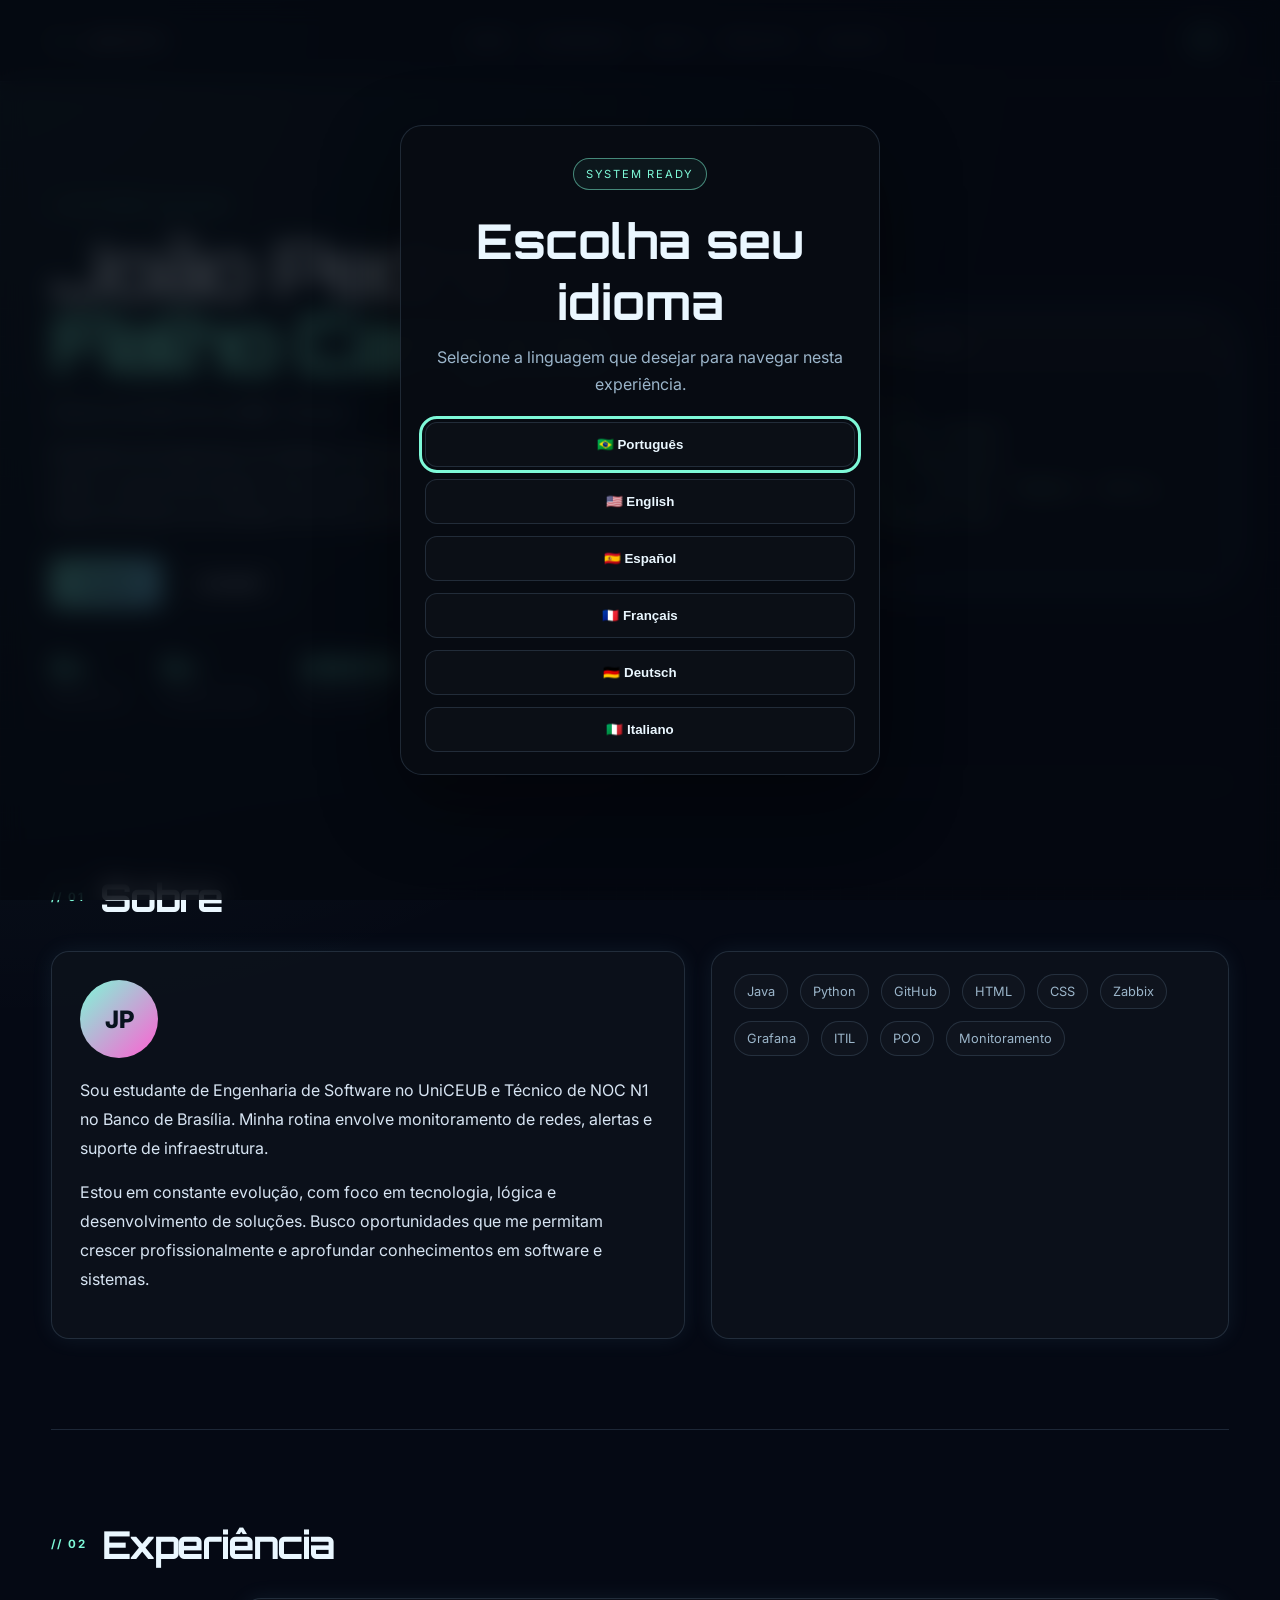
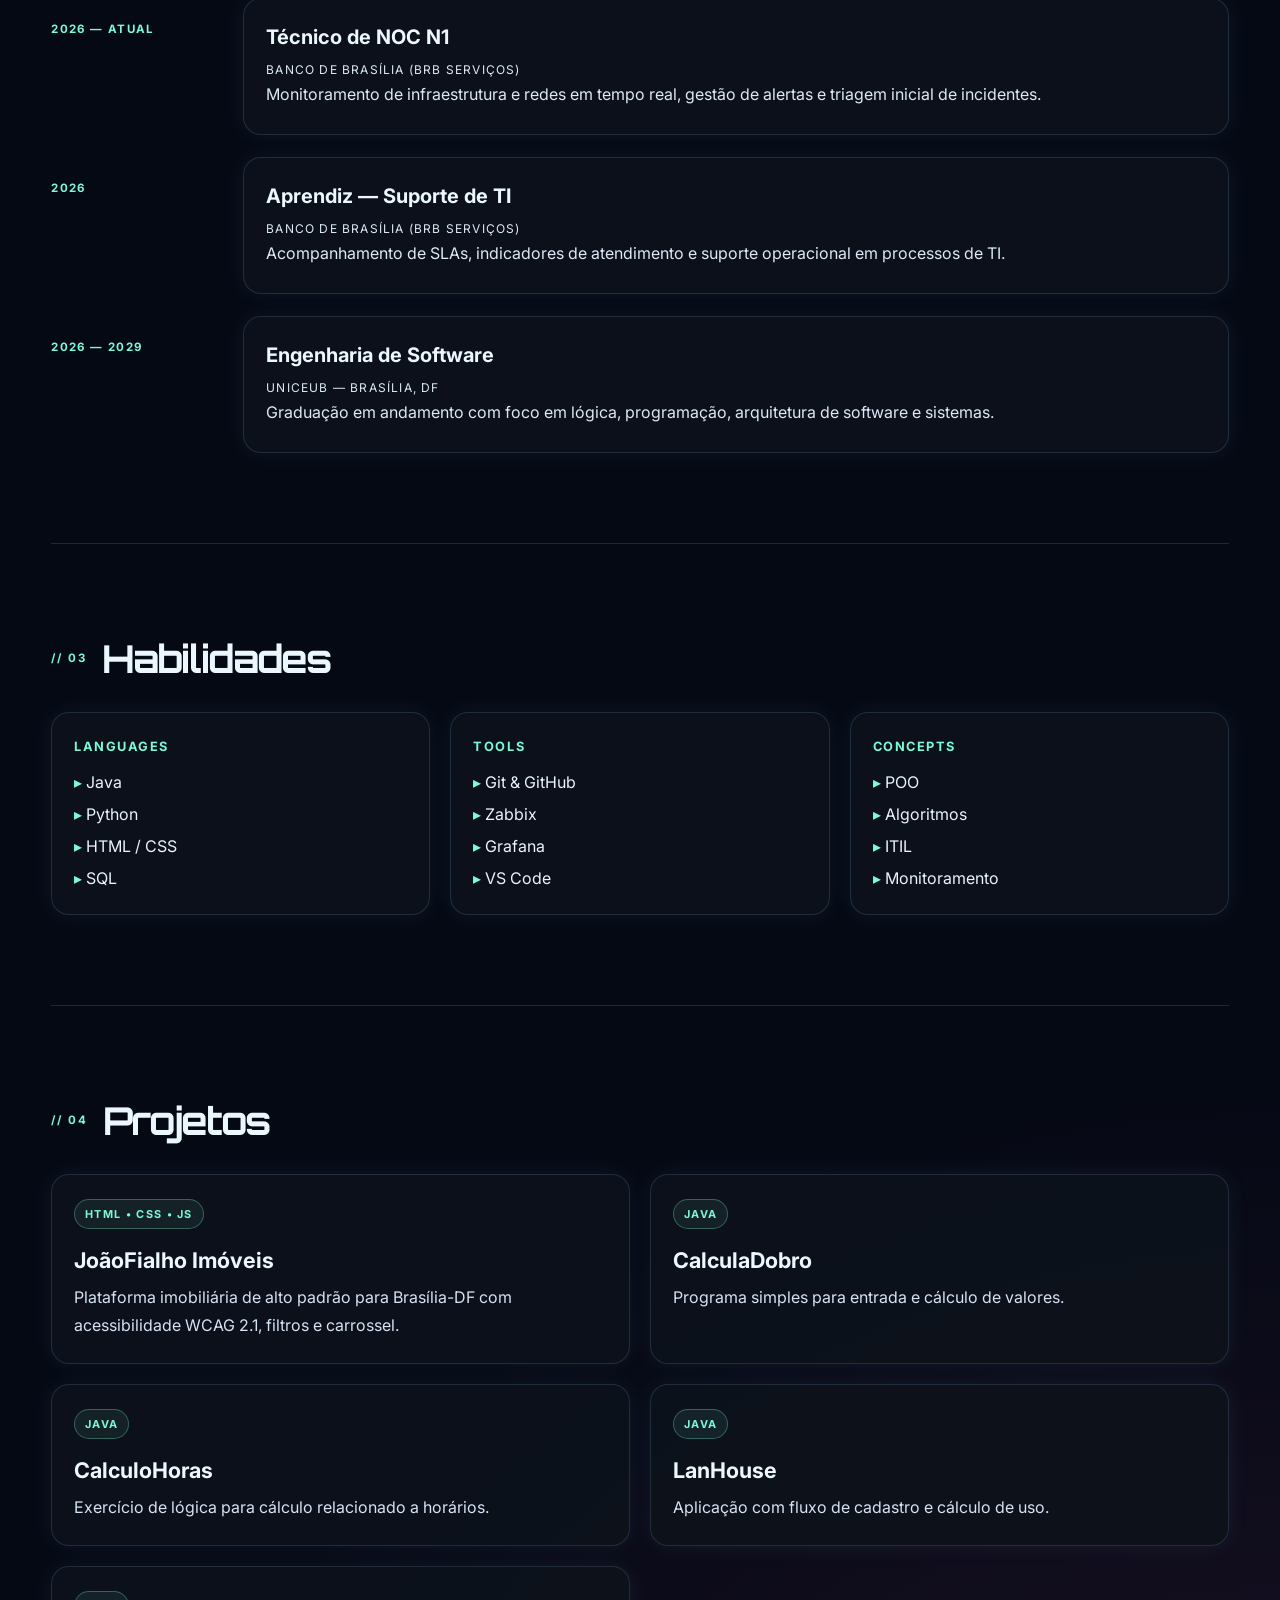
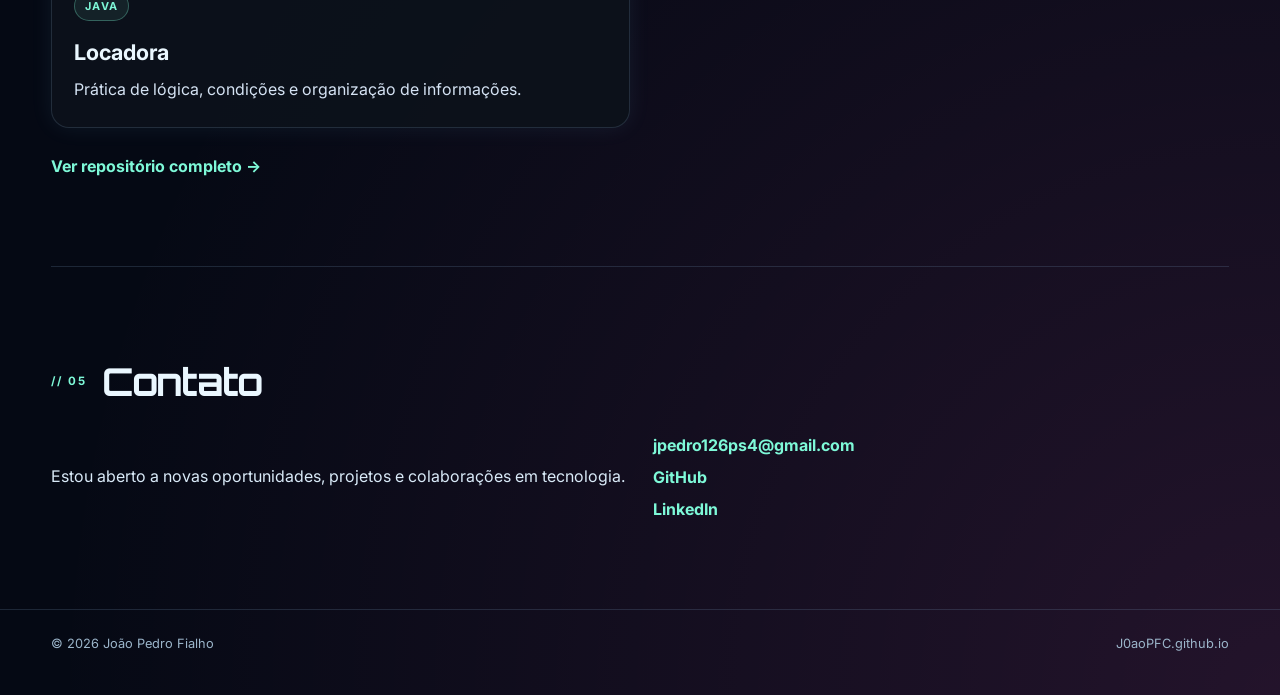
<file: index.html>
<!DOCTYPE html>
<html lang="pt-BR">
<head>
  <meta charset="UTF-8" />
  <meta name="viewport" content="width=device-width, initial-scale=1.0" />
  <title>João Pedro Fialho | Cyber Portfolio</title>
  <link rel="preconnect" href="https://fonts.googleapis.com">
  <link rel="preconnect" href="https://fonts.gstatic.com" crossorigin>
  <link href="https://fonts.googleapis.com/css2?family=Orbitron:wght@500;700;800&family=Inter:wght@400;500;600;700;800&display=swap" rel="stylesheet">
  <link rel="stylesheet" href="styles.css" />
</head>
<body>
  <a href="#top" class="skip-link">Pular para o conteúdo principal</a>
  <div class="noise" aria-hidden="true"></div>
  <div class="grid" aria-hidden="true"></div>

  <div id="languageModal" class="language-modal" role="dialog" aria-modal="true" aria-labelledby="languageTitle">
    <div class="language-card">
      <div class="badge">SYSTEM READY</div>
      <h2 id="languageTitle">Escolha seu idioma</h2>
      <p id="languageSubtitle">Selecione a linguagem que desejar para navegar nesta experiência.</p>
      <div class="language-options">
        <button type="button" data-language="pt">🇧🇷 Português</button>
        <button type="button" data-language="en">🇺🇸 English</button>
        <button type="button" data-language="es">🇪🇸 Español</button>
        <button type="button" data-language="fr">🇫🇷 Français</button>
        <button type="button" data-language="de">🇩🇪 Deutsch</button>
        <button type="button" data-language="it">🇮🇹 Italiano</button>
      </div>
    </div>
  </div>

  <header class="site-header">
    <a class="logo-wrap" href="#top" aria-label="Início">
      <span class="logo-mark" aria-hidden="true">&lt;/&gt;</span><span class="logo-name">J0aoPFC</span>
    </a>
    <button type="button" id="mobileMenuBtn" class="mobile-menu-btn" aria-expanded="false" aria-controls="mainNav" aria-label="Abrir menu de navegação">☰</button>
    <nav id="mainNav" class="nav" aria-label="Navegação principal">
      <a href="#sobre">Sobre</a>
      <a href="#experiencia">Experiência</a>
      <a href="#habilidades">Skills</a>
      <a href="#projetos">Projetos</a>
      <a href="#contato">Contato</a>
    </nav>
    <button id="changeLanguage" class="lang-button" type="button" aria-label="Selecionar idioma do site (atual: Português)">PT</button>
  </header>

  <main id="top" class="container">
    <section class="hero">
      <div class="hero-copy">
        <span class="eyebrow">// Software Engineer</span>
        <h1>João Pedro<br><span>Fialho Campos</span></h1>
        <p class="subtitle">Técnico de NOC N1 no BRB · 19 anos</p>
        <p class="description">Estudante de Engenharia de Software com experiência prática em infraestrutura, redes e suporte tecnológico. Busco evoluir combinando estudo, prática e desenvolvimento de soluções com foco em tecnologia e inovação.</p>
        <div class="cta-row">
          <a href="#projetos" class="primary-btn">Projetos</a>
          <a href="https://linkedin.com/in/joaopedrofialho" target="_blank" rel="noopener noreferrer" aria-label="LinkedIn (abre em nova aba)" class="ghost-btn">LinkedIn</a>
        </div>
        <div class="stats">
          <div><strong>6+</strong><span>Projetos</span></div>
          <div><strong>6+</strong><span>Tecnologias</span></div>
          <div><strong>2029</strong><span>Graduação</span></div>
        </div>
      </div>
      <div class="console" aria-label="Resumo técnico">
        <div class="console-header"><span class="dot red" aria-hidden="true"></span><span class="dot yellow" aria-hidden="true"></span><span class="dot green" aria-hidden="true"></span><span class="console-title">portfolio_system</span></div>
        <div class="console-body">
          <div class="line"><span class="var">const</span> profile = {</div>
          <div class="line indent">name: <span class="string">"João Pedro Fialho"</span>,</div>
          <div class="line indent">role: <span class="string">"NOC N1 Technician"</span>,</div>
          <div class="line indent">stack: <span class="string">["Java", "Python", "Zabbix", "Git"]</span>,</div>
          <div class="line indent">location: <span class="string">"Brasília, DF"</span>,</div>
          <div class="line">};</div>
        </div>
      </div>
    </section>

    <section id="sobre" class="section">
      <div class="section-head"><span class="section-num">// 01</span><h2>Sobre</h2></div>
      <div class="about-grid">
        <div class="about-card"><div class="avatar" aria-hidden="true">JP</div><p>Sou estudante de Engenharia de Software no UniCEUB e Técnico de NOC N1 no Banco de Brasília. Minha rotina envolve monitoramento de redes, alertas e suporte de infraestrutura.</p><p>Estou em constante evolução, com foco em tecnologia, lógica e desenvolvimento de soluções. Busco oportunidades que me permitam crescer profissionalmente e aprofundar conhecimentos em software e sistemas.</p></div>
        <div class="pill-box"><span>Java</span><span>Python</span><span>GitHub</span><span>HTML</span><span>CSS</span><span>Zabbix</span><span>Grafana</span><span>ITIL</span><span>POO</span><span>Monitoramento</span></div>
      </div>
    </section>

    <section id="experiencia" class="section">
      <div class="section-head"><span class="section-num">// 02</span><h2>Experiência</h2></div>
      <div class="timeline">
        <article class="timeline-item"><div class="timeline-date">2026 — atual</div><div class="timeline-card"><h3>Técnico de NOC N1</h3><p class="company">Banco de Brasília (BRB Serviços)</p><p>Monitoramento de infraestrutura e redes em tempo real, gestão de alertas e triagem inicial de incidentes.</p></div></article>
        <article class="timeline-item"><div class="timeline-date">2026</div><div class="timeline-card"><h3>Aprendiz — Suporte de TI</h3><p class="company">Banco de Brasília (BRB Serviços)</p><p>Acompanhamento de SLAs, indicadores de atendimento e suporte operacional em processos de TI.</p></div></article>
        <article class="timeline-item"><div class="timeline-date">2026 — 2029</div><div class="timeline-card"><h3>Engenharia de Software</h3><p class="company">UniCEUB — Brasília, DF</p><p>Graduação em andamento com foco em lógica, programação, arquitetura de software e sistemas.</p></div></article>
      </div>
    </section>

    <section id="habilidades" class="section">
      <div class="section-head"><span class="section-num">// 03</span><h2>Habilidades</h2></div>
      <div class="skills-grid">
        <div class="skill-box"><h3>Languages</h3><ul><li>Java</li><li>Python</li><li>HTML / CSS</li><li>SQL</li></ul></div>
        <div class="skill-box"><h3>Tools</h3><ul><li>Git &amp; GitHub</li><li>Zabbix</li><li>Grafana</li><li>VS Code</li></ul></div>
        <div class="skill-box"><h3>Concepts</h3><ul><li>POO</li><li>Algoritmos</li><li>ITIL</li><li>Monitoramento</li></ul></div>
      </div>
    </section>

    <section id="projetos" class="section">
      <div class="section-head"><span class="section-num">// 04</span><h2>Projetos</h2></div>
      <div class="projects-grid">
        <a href="https://j0aopfc.github.io/casa-imoveis/" target="_blank" rel="noopener noreferrer" aria-label="Projeto JoãoFialho Incorporações e Imóveis (abre em nova aba)" class="project-card"><span class="project-tag">HTML • CSS • JS</span><h3>JoãoFialho Imóveis</h3><p>Plataforma imobiliária de alto padrão para Brasília-DF com acessibilidade WCAG 2.1, filtros e carrossel.</p></a>
        <a href="https://github.com/J0aoPFC/J0aoPFC.github.io/blob/main/CalculaDobro.java" target="_blank" rel="noopener noreferrer" aria-label="Projeto CalculaDobro (abre em nova aba)" class="project-card"><span class="project-tag">Java</span><h3>CalculaDobro</h3><p>Programa simples para entrada e cálculo de valores.</p></a>
        <a href="https://github.com/J0aoPFC/J0aoPFC.github.io/blob/main/CalculoHoras.java" target="_blank" rel="noopener noreferrer" aria-label="Projeto CalculoHoras (abre em nova aba)" class="project-card"><span class="project-tag">Java</span><h3>CalculoHoras</h3><p>Exercício de lógica para cálculo relacionado a horários.</p></a>
        <a href="https://github.com/J0aoPFC/J0aoPFC.github.io/blob/main/LanHouse.java" target="_blank" rel="noopener noreferrer" aria-label="Projeto LanHouse (abre em nova aba)" class="project-card"><span class="project-tag">Java</span><h3>LanHouse</h3><p>Aplicação com fluxo de cadastro e cálculo de uso.</p></a>
        <a href="https://github.com/J0aoPFC/J0aoPFC.github.io/blob/main/Locadora.java" target="_blank" rel="noopener noreferrer" aria-label="Projeto Locadora (abre em nova aba)" class="project-card"><span class="project-tag">Java</span><h3>Locadora</h3><p>Prática de lógica, condições e organização de informações.</p></a>
      </div>
      <div class="repo-link-wrap"><a href="https://github.com/J0aoPFC/J0aoPFC.github.io" target="_blank" rel="noopener noreferrer" aria-label="Ver repositório completo (abre em nova aba)" class="repo-link">Ver repositório completo →</a></div>
    </section>

    <section id="contato" class="section">
      <div class="section-head"><span class="section-num">// 05</span><h2>Contato</h2></div>
      <div class="contact-wrap"><p>Estou aberto a novas oportunidades, projetos e colaborações em tecnologia.</p><div class="contact-links"><a href="mailto:jpedro126ps4@gmail.com">jpedro126ps4@gmail.com</a><a href="https://github.com/J0aoPFC" target="_blank" rel="noopener noreferrer" aria-label="GitHub (abre em nova aba)">GitHub</a><a href="https://linkedin.com/in/joaopedrofialho" target="_blank" rel="noopener noreferrer" aria-label="LinkedIn (abre em nova aba)">LinkedIn</a></div></div>
    </section>
  </main>

  <footer class="site-footer"><span>© 2026 João Pedro Fialho</span><span>J0aoPFC.github.io</span></footer>
  <script src="script.js"></script>
</body>
</html>
</file>
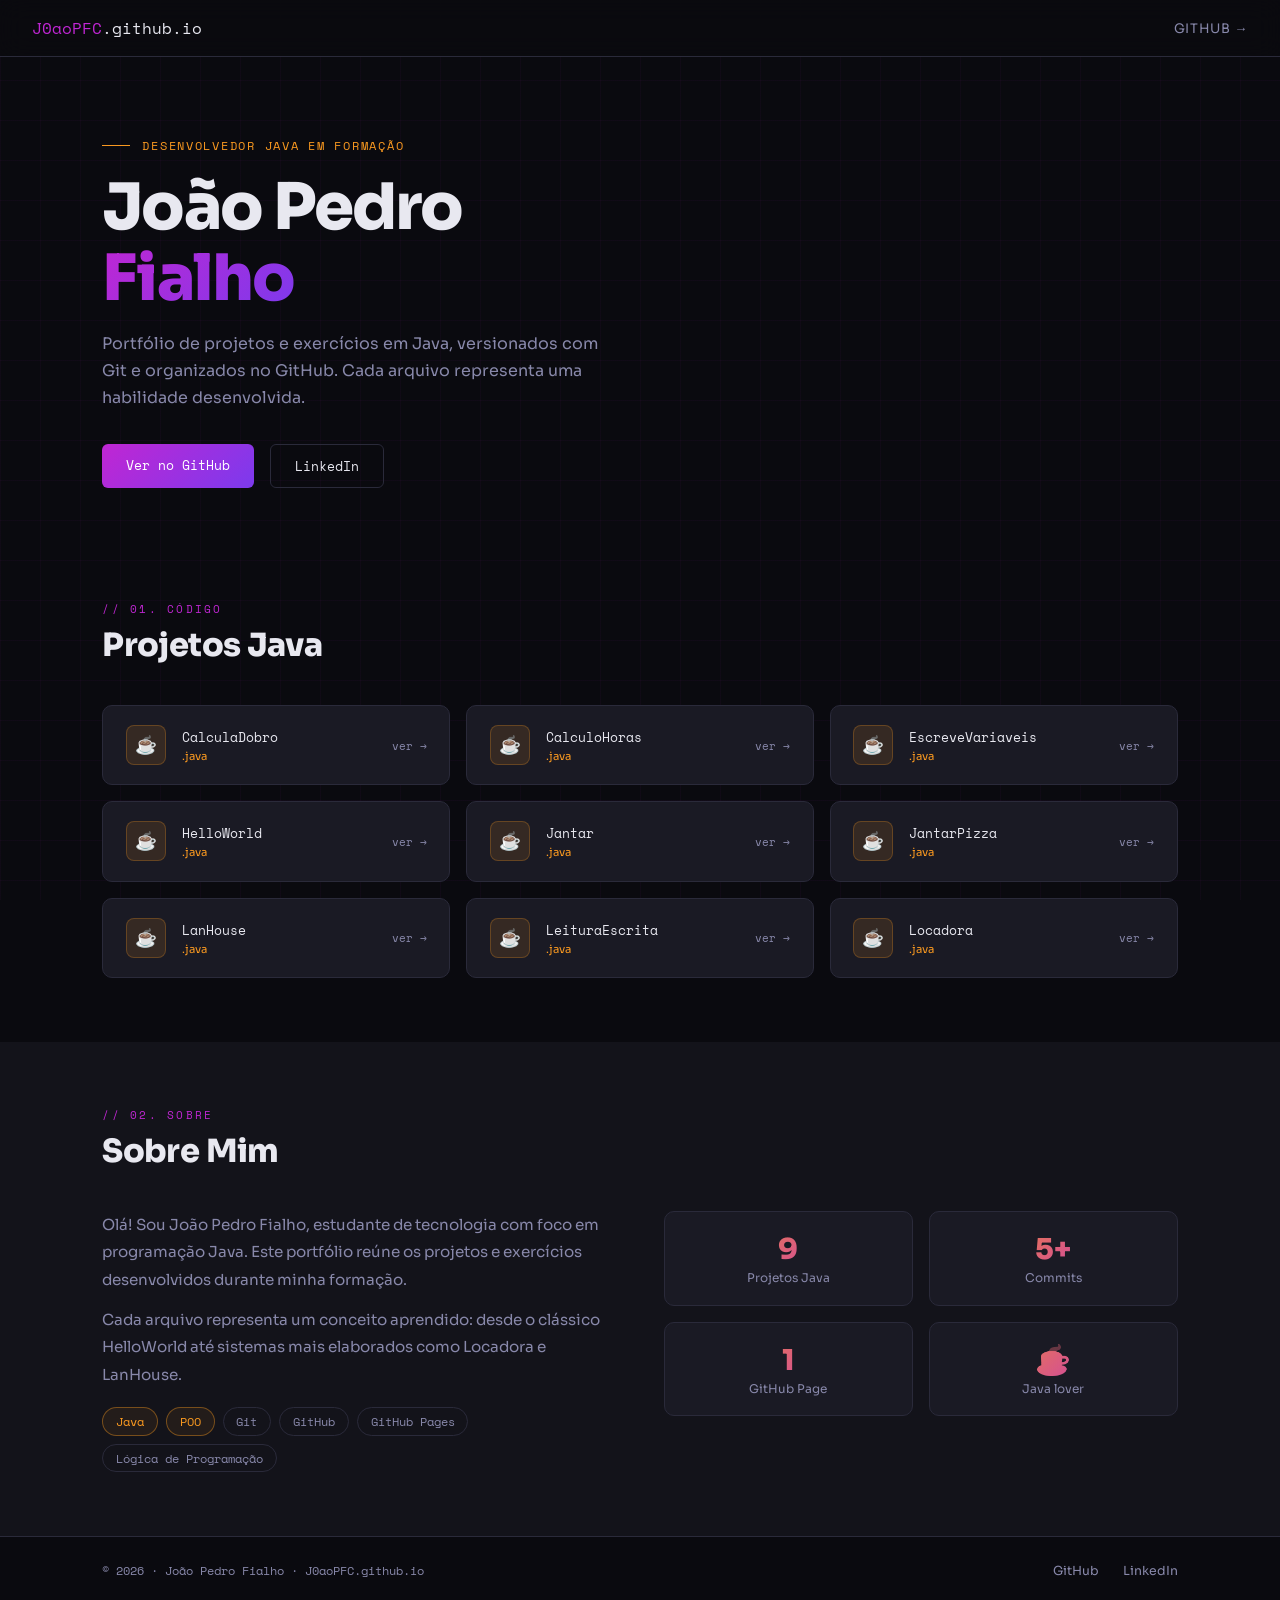
<file: index.html.html>
<!DOCTYPE html>
<html lang="pt-BR">
<head>
  <meta charset="UTF-8"/>
  <meta name="viewport" content="width=device-width, initial-scale=1.0"/>
  <title>João Pedro Fialho | Portfolio Java</title>
  <link href="https://fonts.googleapis.com/css2?family=Space+Mono:wght@400;700&family=Sora:wght@300;400;600;800&display=swap" rel="stylesheet"/>
  <style>
    :root {
      --bg: #0a0a0f; --surface: #13131a; --card: #1a1a24;
      --accent: #c026d3; --accent2: #7c3aed;
      --text: #e8e8f0; --muted: #8888aa; --border: #2a2a3a;
      --java: #f89820;
    }
    * { margin: 0; padding: 0; box-sizing: border-box; }
    body { background: var(--bg); color: var(--text); font-family: 'Sora', sans-serif; min-height: 100vh; overflow-x: hidden; }
    body::before {
      content: ''; position: fixed; inset: 0;
      background-image: linear-gradient(rgba(192,38,211,0.04) 1px, transparent 1px), linear-gradient(90deg, rgba(192,38,211,0.04) 1px, transparent 1px);
      background-size: 40px 40px; pointer-events: none; z-index: 0;
    }
    nav {
      position: sticky; top: 0; z-index: 100;
      background: rgba(10,10,15,0.9); backdrop-filter: blur(12px);
      border-bottom: 1px solid var(--border);
      padding: 1rem 2rem; display: flex; justify-content: space-between; align-items: center;
    }
    .logo { font-family: 'Space Mono', monospace; font-size: 1rem; color: var(--accent); }
    .logo span { color: var(--text); }
    nav a { color: var(--muted); text-decoration: none; font-size: 0.82rem; letter-spacing: 0.05em; text-transform: uppercase; transition: color .2s; }
    nav a:hover { color: var(--accent); }

    .hero {
      position: relative; z-index: 1;
      padding: 5rem 8vw 3rem;
      display: flex; flex-direction: column; align-items: flex-start;
    }
    .hero-tag {
      font-family: 'Space Mono', monospace; font-size: 0.72rem;
      color: var(--java); letter-spacing: 0.15em; text-transform: uppercase;
      margin-bottom: 1.2rem; display: flex; align-items: center; gap: 0.75rem;
    }
    .hero-tag::before { content: ''; width: 28px; height: 1px; background: var(--java); display: block; }
    h1 { font-size: clamp(2.2rem, 5vw, 4rem); font-weight: 800; line-height: 1.1; letter-spacing: -0.03em; margin-bottom: 1rem; }
    h1 .hl { background: linear-gradient(135deg, var(--accent), var(--accent2)); -webkit-background-clip: text; -webkit-text-fill-color: transparent; background-clip: text; }
    .hero p { color: var(--muted); font-size: 1rem; line-height: 1.7; max-width: 520px; margin-bottom: 2rem; }
    .btn-group { display: flex; gap: 1rem; flex-wrap: wrap; }
    .btn { padding: 0.7rem 1.5rem; border-radius: 6px; font-family: 'Space Mono', monospace; font-size: 0.82rem; text-decoration: none; transition: all .2s; }
    .btn-primary { background: linear-gradient(135deg, var(--accent), var(--accent2)); color: #fff; }
    .btn-primary:hover { opacity: 0.85; transform: translateY(-2px); }
    .btn-ghost { border: 1px solid var(--border); color: var(--text); }
    .btn-ghost:hover { border-color: var(--accent); color: var(--accent); }

    section { position: relative; z-index: 1; padding: 4rem 8vw; }
    .sec-label { font-family: 'Space Mono', monospace; font-size: 0.7rem; color: var(--accent); letter-spacing: 0.2em; text-transform: uppercase; margin-bottom: 0.5rem; }
    .sec-title { font-size: clamp(1.4rem, 3vw, 2rem); font-weight: 800; margin-bottom: 2.5rem; letter-spacing: -0.02em; }

    /* JAVA FILES GRID */
    .files-grid { display: grid; grid-template-columns: repeat(auto-fill, minmax(260px, 1fr)); gap: 1rem; }
    .file-card {
      background: var(--card); border: 1px solid var(--border);
      border-radius: 10px; padding: 1.2rem 1.4rem;
      display: flex; align-items: center; gap: 1rem;
      transition: all .2s; text-decoration: none; color: var(--text);
      position: relative; overflow: hidden;
    }
    .file-card::before {
      content: ''; position: absolute; left: 0; top: 0; bottom: 0;
      width: 3px; background: var(--java); opacity: 0; transition: opacity .2s;
    }
    .file-card:hover { border-color: var(--java); transform: translateY(-3px); }
    .file-card:hover::before { opacity: 1; }
    .file-icon {
      width: 40px; height: 40px; border-radius: 8px;
      background: rgba(248,152,32,0.12); border: 1px solid rgba(248,152,32,0.25);
      display: flex; align-items: center; justify-content: center;
      font-size: 1.1rem; flex-shrink: 0;
    }
    .file-name { font-family: 'Space Mono', monospace; font-size: 0.82rem; color: var(--text); }
    .file-ext { font-size: 0.7rem; color: var(--java); margin-top: 2px; }
    .file-link {
      margin-left: auto; font-size: 0.7rem; color: var(--muted);
      font-family: 'Space Mono', monospace;
    }
    .file-card:hover .file-link { color: var(--java); }

    /* ABOUT */
    .about-grid { display: grid; grid-template-columns: 1fr 1fr; gap: 3rem; align-items: start; }
    .about-text p { color: var(--muted); line-height: 1.8; margin-bottom: 0.8rem; font-size: 0.95rem; }
    .skills { display: flex; flex-wrap: wrap; gap: 0.5rem; margin-top: 1.2rem; }
    .skill { padding: 0.3rem 0.8rem; border: 1px solid var(--border); border-radius: 20px; font-size: 0.75rem; font-family: 'Space Mono', monospace; color: var(--muted); transition: all .2s; }
    .skill.java { border-color: rgba(248,152,32,0.4); color: var(--java); background: rgba(248,152,32,0.07); }
    .skill:hover { border-color: var(--accent); color: var(--accent); }
    .stats { display: grid; grid-template-columns: 1fr 1fr; gap: 1rem; }
    .stat { background: var(--card); border: 1px solid var(--border); border-radius: 10px; padding: 1.2rem; text-align: center; }
    .stat-n { font-size: 1.8rem; font-weight: 800; background: linear-gradient(135deg, var(--java), var(--accent)); -webkit-background-clip: text; -webkit-text-fill-color: transparent; background-clip: text; }
    .stat-l { font-size: 0.75rem; color: var(--muted); margin-top: 0.2rem; }

    footer { position: relative; z-index: 1; border-top: 1px solid var(--border); padding: 1.5rem 8vw; display: flex; justify-content: space-between; align-items: center; flex-wrap: wrap; gap: 1rem; }
    footer p { color: var(--muted); font-size: 0.78rem; font-family: 'Space Mono', monospace; }
    .footer-links { display: flex; gap: 1.5rem; }
    .footer-links a { color: var(--muted); text-decoration: none; font-size: 0.78rem; transition: color .2s; }
    .footer-links a:hover { color: var(--accent); }

    @keyframes fadeUp { from { opacity: 0; transform: translateY(24px); } to { opacity: 1; transform: translateY(0); } }
    .hero > * { animation: fadeUp .5s ease forwards; opacity: 0; }
    .hero > *:nth-child(1){animation-delay:.1s} .hero > *:nth-child(2){animation-delay:.2s}
    .hero > *:nth-child(3){animation-delay:.3s} .hero > *:nth-child(4){animation-delay:.4s}

    @media(max-width:768px){ .about-grid{grid-template-columns:1fr} }
  </style>
</head>
<body>

<nav>
  <div class="logo">J0aoPFC<span>.github.io</span></div>
  <a href="https://github.com/J0aoPFC" target="_blank">GitHub →</a>
</nav>

<section class="hero">
  <div class="hero-tag">Desenvolvedor Java em formação</div>
  <h1>João Pedro<br/><span class="hl">Fialho</span></h1>
  <p>Portfólio de projetos e exercícios em Java, versionados com Git e organizados no GitHub. Cada arquivo representa uma habilidade desenvolvida.</p>
  <div class="btn-group">
    <a href="https://github.com/J0aoPFC" class="btn btn-primary" target="_blank">Ver no GitHub</a>
    <a href="https://linkedin.com/in/joaopedrofialho" class="btn btn-ghost" target="_blank">LinkedIn</a>
  </div>
</section>

<section id="projetos">
  <div class="sec-label">// 01. Código</div>
  <h2 class="sec-title">Projetos Java</h2>
  <div class="files-grid">

    <a class="file-card" href="https://github.com/J0aoPFC/J0aoPFC.github.io/blob/main/CalculaDobro.java" target="_blank">
      <div class="file-icon">☕</div>
      <div><div class="file-name">CalculaDobro</div><div class="file-ext">.java</div></div>
      <span class="file-link">ver →</span>
    </a>

    <a class="file-card" href="https://github.com/J0aoPFC/J0aoPFC.github.io/blob/main/CalculoHoras.java" target="_blank">
      <div class="file-icon">☕</div>
      <div><div class="file-name">CalculoHoras</div><div class="file-ext">.java</div></div>
      <span class="file-link">ver →</span>
    </a>

    <a class="file-card" href="https://github.com/J0aoPFC/J0aoPFC.github.io/blob/main/EscreveVariaveis.java" target="_blank">
      <div class="file-icon">☕</div>
      <div><div class="file-name">EscreveVariaveis</div><div class="file-ext">.java</div></div>
      <span class="file-link">ver →</span>
    </a>

    <a class="file-card" href="https://github.com/J0aoPFC/J0aoPFC.github.io/blob/main/HelloWorld.java" target="_blank">
      <div class="file-icon">☕</div>
      <div><div class="file-name">HelloWorld</div><div class="file-ext">.java</div></div>
      <span class="file-link">ver →</span>
    </a>

    <a class="file-card" href="https://github.com/J0aoPFC/J0aoPFC.github.io/blob/main/Jantar.java" target="_blank">
      <div class="file-icon">☕</div>
      <div><div class="file-name">Jantar</div><div class="file-ext">.java</div></div>
      <span class="file-link">ver →</span>
    </a>

    <a class="file-card" href="https://github.com/J0aoPFC/J0aoPFC.github.io/blob/main/JantarPizza.java" target="_blank">
      <div class="file-icon">☕</div>
      <div><div class="file-name">JantarPizza</div><div class="file-ext">.java</div></div>
      <span class="file-link">ver →</span>
    </a>

    <a class="file-card" href="https://github.com/J0aoPFC/J0aoPFC.github.io/blob/main/LanHouse.java" target="_blank">
      <div class="file-icon">☕</div>
      <div><div class="file-name">LanHouse</div><div class="file-ext">.java</div></div>
      <span class="file-link">ver →</span>
    </a>

    <a class="file-card" href="https://github.com/J0aoPFC/J0aoPFC.github.io/blob/main/LeituraEscrita.java" target="_blank">
      <div class="file-icon">☕</div>
      <div><div class="file-name">LeituraEscrita</div><div class="file-ext">.java</div></div>
      <span class="file-link">ver →</span>
    </a>

    <a class="file-card" href="https://github.com/J0aoPFC/J0aoPFC.github.io/blob/main/Locadora.java" target="_blank">
      <div class="file-icon">☕</div>
      <div><div class="file-name">Locadora</div><div class="file-ext">.java</div></div>
      <span class="file-link">ver →</span>
    </a>

  </div>
</section>

<section id="sobre" style="background: var(--surface);">
  <div class="sec-label">// 02. Sobre</div>
  <h2 class="sec-title">Sobre Mim</h2>
  <div class="about-grid">
    <div class="about-text">
      <p>Olá! Sou João Pedro Fialho, estudante de tecnologia com foco em programação Java. Este portfólio reúne os projetos e exercícios desenvolvidos durante minha formação.</p>
      <p>Cada arquivo representa um conceito aprendido: desde o clássico HelloWorld até sistemas mais elaborados como Locadora e LanHouse.</p>
      <div class="skills">
        <span class="skill java">Java</span>
        <span class="skill java">POO</span>
        <span class="skill">Git</span>
        <span class="skill">GitHub</span>
        <span class="skill">GitHub Pages</span>
        <span class="skill">Lógica de Programação</span>
      </div>
    </div>
    <div class="stats">
      <div class="stat"><div class="stat-n">9</div><div class="stat-l">Projetos Java</div></div>
      <div class="stat"><div class="stat-n">5+</div><div class="stat-l">Commits</div></div>
      <div class="stat"><div class="stat-n">1</div><div class="stat-l">GitHub Page</div></div>
      <div class="stat"><div class="stat-n">☕</div><div class="stat-l">Java lover</div></div>
    </div>
  </div>
</section>

<footer>
  <p>© 2026 · João Pedro Fialho · J0aoPFC.github.io</p>
  <div class="footer-links">
    <a href="https://github.com/J0aoPFC" target="_blank">GitHub</a>
    <a href="https://linkedin.com/in/joaopedrofialho" target="_blank">LinkedIn</a>
  </div>
</footer>

</body>
</html>
</file>
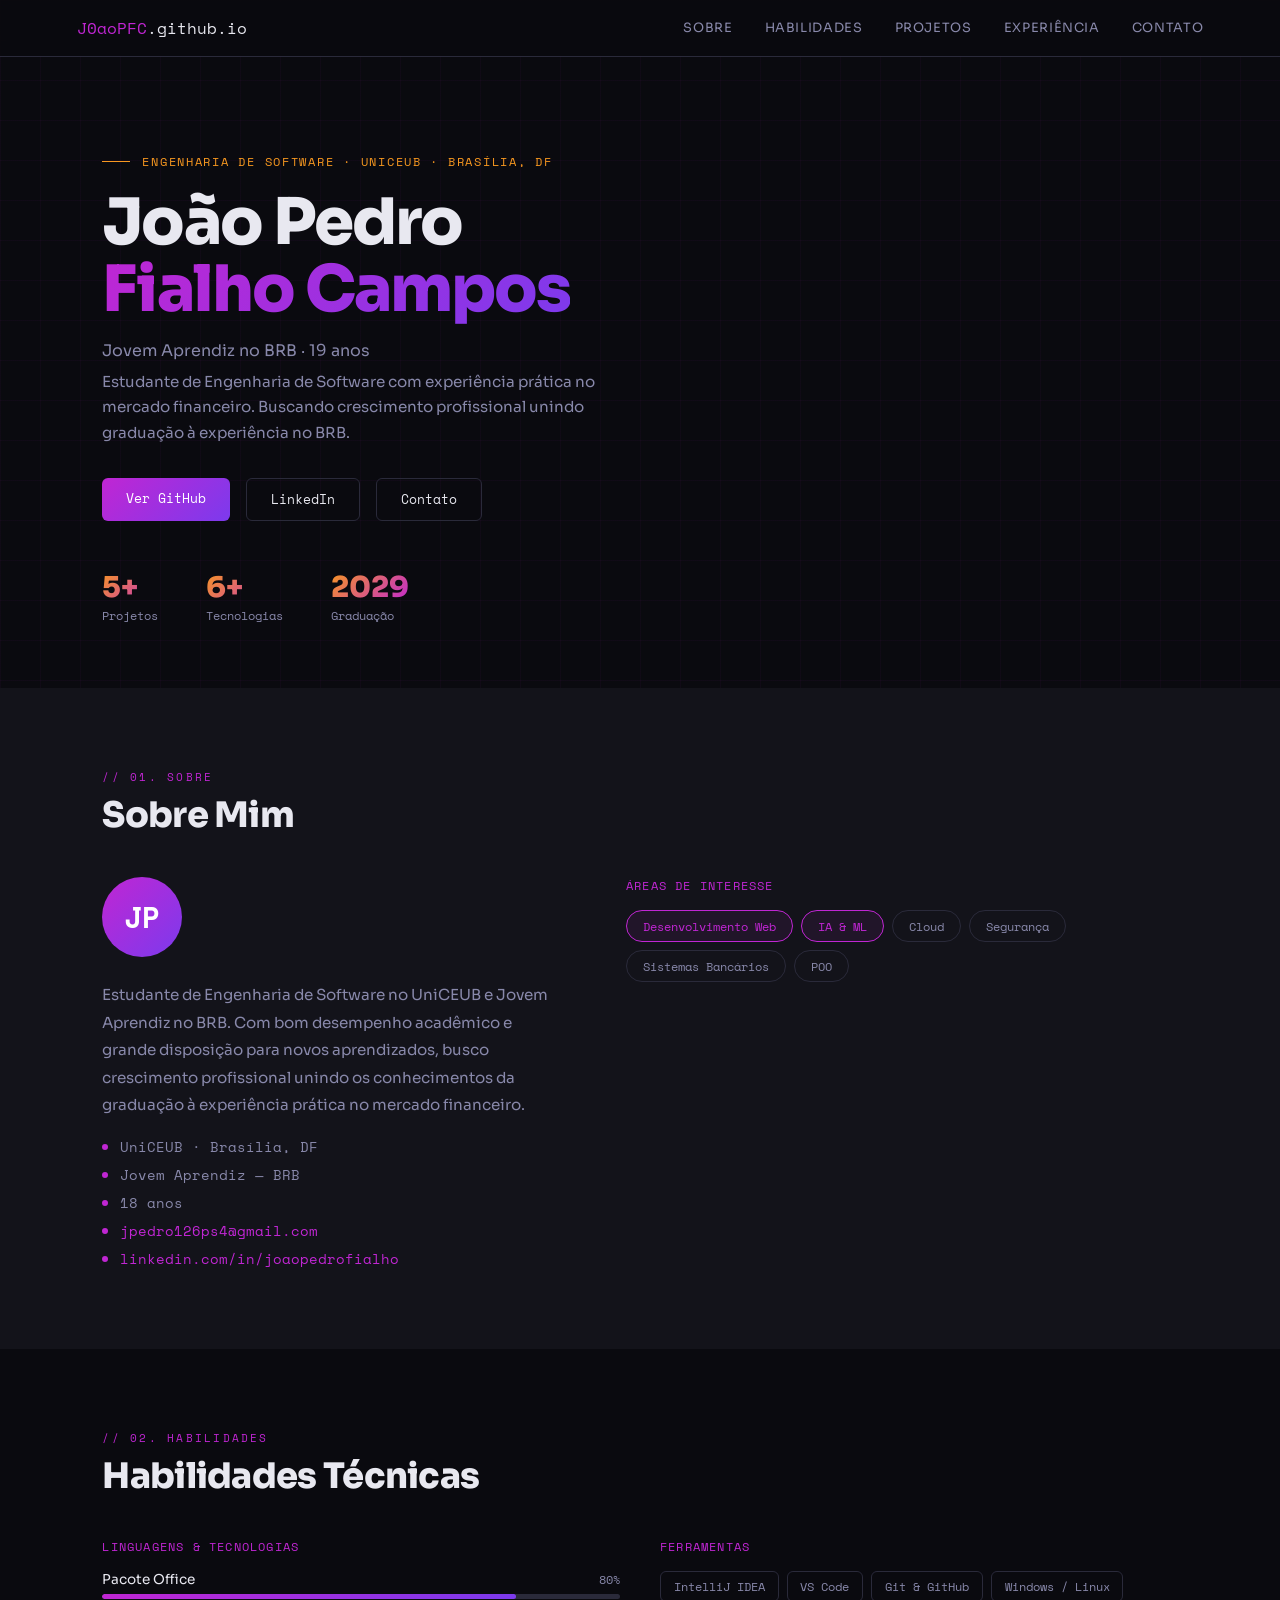
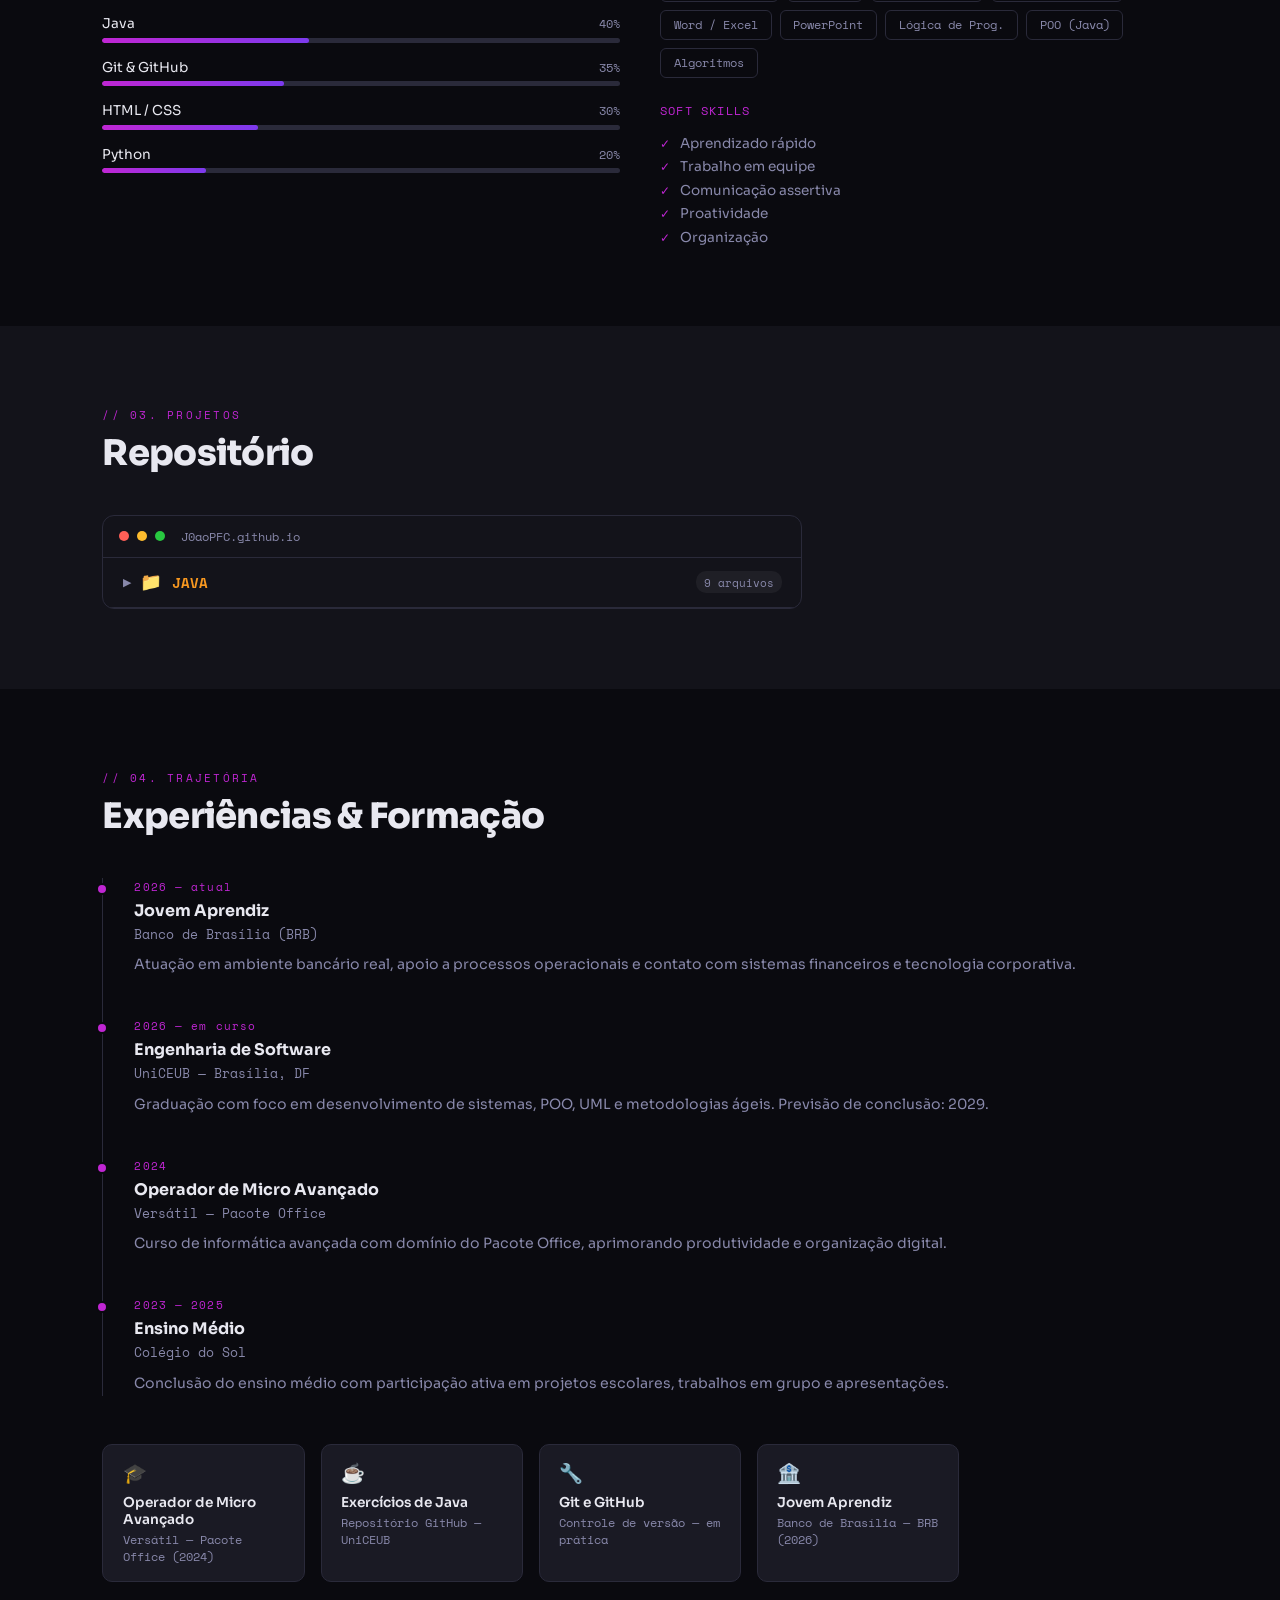
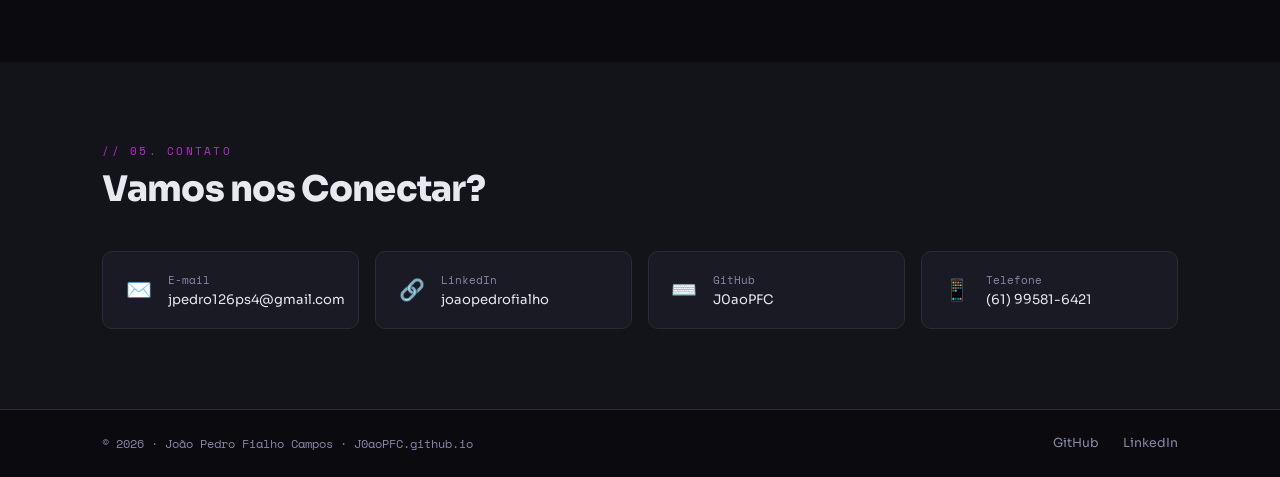
<file: index_com_marcadores_1.html>
<!DOCTYPE html>
<html lang="pt-BR">
<head>
  <meta charset="UTF-8"/>
  <meta name="viewport" content="width=device-width, initial-scale=1.0"/>
  <title>João Pedro Fialho | Portfolio</title>
  <link href="https://fonts.googleapis.com/css2?family=Space+Mono:wght@400;700&family=Sora:wght@300;400;600;800&display=swap" rel="stylesheet"/>
  <style>
    :root {
      --bg: #0a0a0f; --surface: #13131a; --card: #1a1a24;
      --accent: #c026d3; --accent2: #7c3aed;
      --text: #e8e8f0; --muted: #8888aa; --border: #2a2a3a;
      --java: #f89820;
    }
    * { margin: 0; padding: 0; box-sizing: border-box; }
    body { background: var(--bg); color: var(--text); font-family: 'Sora', sans-serif; min-height: 100vh; overflow-x: hidden; }
    body::before {
      content: ''; position: fixed; inset: 0;
      background-image: linear-gradient(rgba(192,38,211,0.04) 1px, transparent 1px), linear-gradient(90deg, rgba(192,38,211,0.04) 1px, transparent 1px);
      background-size: 40px 40px; pointer-events: none; z-index: 0;
    }

    /* NAV */
    nav {
      position: sticky; top: 0; z-index: 100;
      background: rgba(10,10,15,0.92); backdrop-filter: blur(12px);
      border-bottom: 1px solid var(--border);
      padding: 1rem 6vw; display: flex; justify-content: space-between; align-items: center;
    }
    .logo { font-family: 'Space Mono', monospace; font-size: 1rem; color: var(--accent); }
    .logo span { color: var(--text); }
    .nav-links { display: flex; gap: 2rem; align-items: center; }
    .nav-links a { color: var(--muted); text-decoration: none; font-size: 0.8rem; letter-spacing: 0.05em; text-transform: uppercase; transition: color .2s; }
    .nav-links a:hover { color: var(--accent); }

    /* HERO */
    .hero { position: relative; z-index: 1; padding: 6rem 8vw 4rem; display: flex; flex-direction: column; align-items: flex-start; }
    .hero-tag { font-family: 'Space Mono', monospace; font-size: 0.72rem; color: var(--java); letter-spacing: 0.15em; text-transform: uppercase; margin-bottom: 1.2rem; display: flex; align-items: center; gap: 0.75rem; }
    .hero-tag::before { content: ''; width: 28px; height: 1px; background: var(--java); display: block; }
    h1 { font-size: clamp(2.4rem, 5vw, 4.5rem); font-weight: 800; line-height: 1.05; letter-spacing: -0.03em; margin-bottom: 1rem; }
    h1 .hl { background: linear-gradient(135deg, var(--accent), var(--accent2)); -webkit-background-clip: text; -webkit-text-fill-color: transparent; background-clip: text; }
    .hero-sub { color: var(--muted); font-size: 1rem; margin-bottom: 0.5rem; }
    .hero-desc { color: var(--muted); font-size: 0.95rem; line-height: 1.7; max-width: 560px; margin-bottom: 2rem; }
    .btn-group { display: flex; gap: 1rem; flex-wrap: wrap; margin-bottom: 3rem; }
    .btn { padding: 0.7rem 1.5rem; border-radius: 6px; font-family: 'Space Mono', monospace; font-size: 0.8rem; text-decoration: none; transition: all .2s; }
    .btn-primary { background: linear-gradient(135deg, var(--accent), var(--accent2)); color: #fff; }
    .btn-primary:hover { opacity: 0.85; transform: translateY(-2px); }
    .btn-ghost { border: 1px solid var(--border); color: var(--text); }
    .btn-ghost:hover { border-color: var(--accent); color: var(--accent); }
    .hero-stats { display: flex; gap: 3rem; }
    .hstat-n { font-size: 1.8rem; font-weight: 800; background: linear-gradient(135deg, var(--java), var(--accent)); -webkit-background-clip: text; -webkit-text-fill-color: transparent; background-clip: text; }
    .hstat-l { font-size: 0.72rem; color: var(--muted); font-family: 'Space Mono', monospace; margin-top: 2px; }

    /* SECTIONS */
    section { position: relative; z-index: 1; padding: 5rem 8vw; }
    .sec-label { font-family: 'Space Mono', monospace; font-size: 0.7rem; color: var(--accent); letter-spacing: 0.2em; text-transform: uppercase; margin-bottom: 0.5rem; }
    .sec-title { font-size: clamp(1.5rem, 3vw, 2.2rem); font-weight: 800; margin-bottom: 2.5rem; letter-spacing: -0.02em; }

    /* SOBRE */
    .sobre-grid { display: grid; grid-template-columns: 1fr 1.2fr; gap: 4rem; align-items: start; }
    .avatar { width: 80px; height: 80px; border-radius: 50%; background: linear-gradient(135deg, var(--accent), var(--accent2)); display: flex; align-items: center; justify-content: center; font-size: 1.8rem; font-weight: 800; color: #fff; font-family: 'Space Mono', monospace; margin-bottom: 1.5rem; }
    .sobre-text p { color: var(--muted); line-height: 1.8; margin-bottom: 0.8rem; font-size: 0.95rem; }
    .info-list { margin-top: 1.2rem; display: flex; flex-direction: column; gap: 0.5rem; }
    .info-item { display: flex; align-items: center; gap: 0.75rem; font-size: 0.85rem; color: var(--muted); font-family: 'Space Mono', monospace; }
    .info-dot { width: 6px; height: 6px; border-radius: 50%; background: var(--accent); flex-shrink: 0; }
    .info-item a { color: var(--accent); text-decoration: none; }
    .info-item a:hover { text-decoration: underline; }
    .sobre-right { display: flex; flex-direction: column; gap: 1.5rem; }
    .area-tags { display: flex; flex-wrap: wrap; gap: 0.5rem; }
    .area-tag { padding: 0.4rem 1rem; border-radius: 20px; font-size: 0.75rem; font-family: 'Space Mono', monospace; border: 1px solid var(--border); color: var(--muted); transition: all .2s; }
    .area-tag:hover { border-color: var(--accent); color: var(--accent); }
    .area-tag.active { border-color: var(--accent); color: var(--accent); background: rgba(192,38,211,0.08); }

    /* HABILIDADES */
    .skills-grid { display: grid; grid-template-columns: 1fr 1fr; gap: 2.5rem; }
    .skill-group-title { font-family: 'Space Mono', monospace; font-size: 0.75rem; color: var(--accent); letter-spacing: 0.1em; text-transform: uppercase; margin-bottom: 1rem; }
    .skill-bar-row { margin-bottom: 1rem; }
    .skill-bar-label { display: flex; justify-content: space-between; margin-bottom: 0.35rem; }
    .skill-bar-name { font-size: 0.85rem; color: var(--text); }
    .skill-bar-pct { font-family: 'Space Mono', monospace; font-size: 0.75rem; color: var(--muted); }
    .skill-bar-bg { height: 5px; background: var(--border); border-radius: 3px; overflow: hidden; }
    .skill-bar-fill { height: 100%; border-radius: 3px; background: linear-gradient(90deg, var(--accent), var(--accent2)); transition: width 1s ease; }
    .tools-grid { display: flex; flex-wrap: wrap; gap: 0.5rem; }
    .tool-tag { padding: 0.35rem 0.8rem; border: 1px solid var(--border); border-radius: 6px; font-size: 0.75rem; font-family: 'Space Mono', monospace; color: var(--muted); transition: all .2s; }
    .tool-tag:hover { border-color: var(--java); color: var(--java); }
    .soft-list { display: flex; flex-direction: column; gap: 0.4rem; }
    .soft-item { display: flex; align-items: center; gap: 0.6rem; font-size: 0.85rem; color: var(--muted); }
    .soft-item::before { content: '✓'; color: var(--accent); font-size: 0.75rem; }

    /* PROJETOS - EXPLORER */
    .explorer { background: var(--surface); border: 1px solid var(--border); border-radius: 12px; overflow: hidden; max-width: 700px; }
    .explorer-header { padding: 0.75rem 1rem; border-bottom: 1px solid var(--border); font-family: 'Space Mono', monospace; font-size: 0.75rem; color: var(--muted); display: flex; align-items: center; gap: 0.5rem; }
    .dot { width: 10px; height: 10px; border-radius: 50%; }
    .dot-r { background: #ff5f57; } .dot-y { background: #febc2e; } .dot-g { background: #28c840; }
    .folder-row { display: flex; align-items: center; gap: 0.6rem; padding: 0.85rem 1.2rem; cursor: pointer; border-bottom: 1px solid var(--border); transition: background .15s; user-select: none; }
    .folder-row:last-child { border-bottom: none; }
    .folder-row:hover { background: rgba(192,38,211,0.06); }
    .folder-name { font-family: 'Space Mono', monospace; font-size: 0.9rem; color: var(--java); font-weight: 700; }
    .folder-count { margin-left: auto; font-family: 'Space Mono', monospace; font-size: 0.7rem; color: var(--muted); background: rgba(255,255,255,0.05); padding: 0.15rem 0.5rem; border-radius: 10px; }
    .chevron { font-size: 0.7rem; color: var(--muted); transition: transform .25s; }
    .folder-row.open .chevron { transform: rotate(90deg); }
    .files-list { max-height: 0; overflow: hidden; transition: max-height .4s ease; }
    .files-list.open { max-height: 800px; }
    .file-row { display: flex; align-items: center; gap: 0.6rem; padding: 0.65rem 1.2rem 0.65rem 2.8rem; border-bottom: 1px solid rgba(42,42,58,0.5); text-decoration: none; transition: background .15s; }
    .file-row:last-child { border-bottom: none; }
    .file-row:hover { background: rgba(248,152,32,0.07); }
    .file-dot { width: 6px; height: 6px; border-radius: 50%; background: var(--java); opacity: 0.5; flex-shrink: 0; }
    .file-row:hover .file-dot { opacity: 1; }
    .file-label { font-family: 'Space Mono', monospace; font-size: 0.82rem; color: var(--text); flex: 1; }
    .file-row:hover .file-label { color: var(--java); }
    .file-ext-badge { font-size: 0.65rem; font-family: 'Space Mono', monospace; color: var(--java); background: rgba(248,152,32,0.1); border: 1px solid rgba(248,152,32,0.25); padding: 0.1rem 0.4rem; border-radius: 4px; }
    .file-arrow { font-size: 0.7rem; color: var(--muted); margin-left: 0.5rem; }
    .file-row:hover .file-arrow { color: var(--java); }

    /* EXPERIÊNCIA */
    .timeline { position: relative; padding-left: 2rem; }
    .timeline::before { content: ''; position: absolute; left: 0; top: 0; bottom: 0; width: 1px; background: var(--border); }
    .tl-item { position: relative; margin-bottom: 2.5rem; }
    .tl-item:last-child { margin-bottom: 0; }
    .tl-dot { position: absolute; left: -2.4rem; top: 0.3rem; width: 12px; height: 12px; border-radius: 50%; background: var(--accent); border: 2px solid var(--bg); }
    .tl-year { font-family: 'Space Mono', monospace; font-size: 0.7rem; color: var(--accent); letter-spacing: 0.1em; margin-bottom: 0.3rem; }
    .tl-title { font-size: 1rem; font-weight: 700; margin-bottom: 0.2rem; }
    .tl-org { font-size: 0.82rem; color: var(--muted); margin-bottom: 0.6rem; font-family: 'Space Mono', monospace; }
    .tl-desc { font-size: 0.88rem; color: var(--muted); line-height: 1.7; }
    .certs-grid { display: grid; grid-template-columns: repeat(auto-fill, minmax(200px, 1fr)); gap: 1rem; margin-top: 3rem; }
    .cert-card { background: var(--card); border: 1px solid var(--border); border-radius: 10px; padding: 1rem 1.2rem; }
    .cert-icon { font-size: 1.2rem; margin-bottom: 0.5rem; }
    .cert-title { font-size: 0.85rem; font-weight: 600; margin-bottom: 0.2rem; }
    .cert-org { font-size: 0.75rem; color: var(--muted); font-family: 'Space Mono', monospace; }

    /* CONTATO */
    .contact-grid { display: grid; grid-template-columns: repeat(auto-fill, minmax(220px, 1fr)); gap: 1rem; }
    .contact-card { background: var(--card); border: 1px solid var(--border); border-radius: 10px; padding: 1.2rem 1.4rem; display: flex; align-items: center; gap: 1rem; text-decoration: none; color: var(--text); transition: all .2s; }
    .contact-card:hover { border-color: var(--accent); transform: translateY(-3px); }
    .contact-icon { font-size: 1.3rem; }
    .contact-label { font-size: 0.7rem; color: var(--muted); font-family: 'Space Mono', monospace; margin-bottom: 0.2rem; }
    .contact-value { font-size: 0.82rem; color: var(--text); }
    .contact-card:hover .contact-value { color: var(--accent); }

    footer { position: relative; z-index: 1; border-top: 1px solid var(--border); padding: 1.5rem 8vw; display: flex; justify-content: space-between; align-items: center; flex-wrap: wrap; gap: 1rem; }
    footer p { color: var(--muted); font-size: 0.78rem; font-family: 'Space Mono', monospace; }
    .footer-links { display: flex; gap: 1.5rem; }
    .footer-links a { color: var(--muted); text-decoration: none; font-size: 0.78rem; transition: color .2s; }
    .footer-links a:hover { color: var(--accent); }

    @keyframes fadeUp { from { opacity: 0; transform: translateY(24px); } to { opacity: 1; transform: translateY(0); } }
    .hero > * { animation: fadeUp .5s ease forwards; opacity: 0; }
    .hero > *:nth-child(1){animation-delay:.1s} .hero > *:nth-child(2){animation-delay:.2s}
    .hero > *:nth-child(3){animation-delay:.3s} .hero > *:nth-child(4){animation-delay:.35s}
    .hero > *:nth-child(5){animation-delay:.4s} .hero > *:nth-child(6){animation-delay:.45s}

    @media(max-width:768px){
      .sobre-grid { grid-template-columns: 1fr; gap: 2rem; }
      .skills-grid { grid-template-columns: 1fr; }
      .hero-stats { gap: 1.5rem; }
      .nav-links { display: none; }
    }
  </style>
</head>
<body>

<nav>
  <div class="logo">J0aoPFC<span>.github.io</span></div>
  <div class="nav-links">
    <a href="#sobre">Sobre</a>
    <a href="#habilidades">Habilidades</a>
    <a href="#projetos">Projetos</a>
    <a href="#experiencia">Experiência</a>
    <a href="#contato">Contato</a>
  </div>
</nav>

<!-- HERO -->
<section class="hero">
  <div class="hero-tag">Engenharia de Software · UniCEUB · Brasília, DF</div>
  <h1>João Pedro<br/><span class="hl">Fialho Campos</span></h1>
  <p class="hero-sub">Jovem Aprendiz no BRB · 19 anos</p>
  <p class="hero-desc">Estudante de Engenharia de Software com experiência prática no mercado financeiro. Buscando crescimento profissional unindo graduação à experiência no BRB.</p>
  <div class="btn-group">
    <a href="https://github.com/J0aoPFC" class="btn btn-primary" target="_blank">Ver GitHub</a>
    <a href="https://linkedin.com/in/joaopedrofialho" class="btn btn-ghost" target="_blank">LinkedIn</a>
    <a href="#contato" class="btn btn-ghost">Contato</a>
  </div>
  <div class="hero-stats">
    <div><div class="hstat-n">5+</div><div class="hstat-l">Projetos</div></div>
    <div><div class="hstat-n">6+</div><div class="hstat-l">Tecnologias</div></div>
    <div><div class="hstat-n">2029</div><div class="hstat-l">Graduação</div></div>
  </div>
</section>

<!-- SOBRE -->
<section id="sobre" style="background: var(--surface);">
  <div class="sec-label">// 01. Sobre</div>
  <h2 class="sec-title">Sobre Mim</h2>
  <div class="sobre-grid">
    <div class="sobre-text">
      <div class="avatar">JP</div>
      <p>Estudante de Engenharia de Software no UniCEUB e Jovem Aprendiz no BRB. Com bom desempenho acadêmico e grande disposição para novos aprendizados, busco crescimento profissional unindo os conhecimentos da graduação à experiência prática no mercado financeiro.</p>
      <div class="info-list">
        <div class="info-item"><div class="info-dot"></div>UniCEUB · Brasília, DF</div>
        <div class="info-item"><div class="info-dot"></div>Jovem Aprendiz — BRB</div>
        <div class="info-item"><div class="info-dot"></div>18 anos</div>
        <div class="info-item"><div class="info-dot"></div><a href="mailto:jpedro126ps4@gmail.com">jpedro126ps4@gmail.com</a></div>
        <div class="info-item"><div class="info-dot"></div><a href="https://linkedin.com/in/joaopedrofialho" target="_blank">linkedin.com/in/joaopedrofialho</a></div>
      </div>
    </div>
    <div class="sobre-right">
      <div>
        <div class="skill-group-title">Áreas de Interesse</div>
        <div class="area-tags">
          <span class="area-tag active">Desenvolvimento Web</span>
          <span class="area-tag active">IA & ML</span>
          <span class="area-tag">Cloud</span>
          <span class="area-tag">Segurança</span>
          <span class="area-tag">Sistemas Bancários</span>
          <span class="area-tag">POO</span>
        </div>
      </div>
    </div>
  </div>
</section>

<!-- HABILIDADES -->
<section id="habilidades">
  <div class="sec-label">// 02. Habilidades</div>
  <h2 class="sec-title">Habilidades Técnicas</h2>
  <div class="skills-grid">
    <div>
      <div class="skill-group-title">Linguagens & Tecnologias</div>
      <!--AUTO:SKILLS_START-->
      <div class="skill-bar-row">
        <div class="skill-bar-label"><span class="skill-bar-name">Pacote Office</span><span class="skill-bar-pct">80%</span></div>
        <div class="skill-bar-bg"><div class="skill-bar-fill" style="width:80%"></div></div>
      </div>
      <div class="skill-bar-row">
        <div class="skill-bar-label"><span class="skill-bar-name">Java</span><span class="skill-bar-pct">40%</span></div>
        <div class="skill-bar-bg"><div class="skill-bar-fill" style="width:40%"></div></div>
      </div>
      <div class="skill-bar-row">
        <div class="skill-bar-label"><span class="skill-bar-name">Git & GitHub</span><span class="skill-bar-pct">35%</span></div>
        <div class="skill-bar-bg"><div class="skill-bar-fill" style="width:35%"></div></div>
      </div>
      <div class="skill-bar-row">
        <div class="skill-bar-label"><span class="skill-bar-name">HTML / CSS</span><span class="skill-bar-pct">30%</span></div>
        <div class="skill-bar-bg"><div class="skill-bar-fill" style="width:30%"></div></div>
      </div>
      <div class="skill-bar-row">
        <div class="skill-bar-label"><span class="skill-bar-name">Python</span><span class="skill-bar-pct">20%</span></div>
        <div class="skill-bar-bg"><div class="skill-bar-fill" style="width:20%"></div></div>
      </div>
      <!--AUTO:SKILLS_END-->
    </div>
    <div>
      <div class="skill-group-title">Ferramentas</div>
      <div class="tools-grid" style="margin-bottom:1.5rem">
        <span class="tool-tag">IntelliJ IDEA</span>
        <span class="tool-tag">VS Code</span>
        <span class="tool-tag">Git & GitHub</span>
        <span class="tool-tag">Windows / Linux</span>
        <span class="tool-tag">Word / Excel</span>
        <span class="tool-tag">PowerPoint</span>
        <span class="tool-tag">Lógica de Prog.</span>
        <span class="tool-tag">POO (Java)</span>
        <span class="tool-tag">Algoritmos</span>
      </div>
      <div class="skill-group-title">Soft Skills</div>
      <div class="soft-list">
        <div class="soft-item">Aprendizado rápido</div>
        <div class="soft-item">Trabalho em equipe</div>
        <div class="soft-item">Comunicação assertiva</div>
        <div class="soft-item">Proatividade</div>
        <div class="soft-item">Organização</div>
      </div>
    </div>
  </div>
</section>

<!-- PROJETOS -->
<section id="projetos" style="background: var(--surface);">
  <div class="sec-label">// 03. Projetos</div>
  <h2 class="sec-title">Repositório</h2>
  <div class="explorer">
    <div class="explorer-header">
      <div class="dot dot-r"></div><div class="dot dot-y"></div><div class="dot dot-g"></div>
      <span style="margin-left:0.5rem">J0aoPFC.github.io</span>
    </div>
    <div class="folder-row" onclick="toggleFolder(this)">
      <span class="chevron">▶</span>
      <span style="font-size:1.1rem">📁</span>
      <span class="folder-name">JAVA</span>
      <span class="folder-count">9 arquivos</span>
    </div>
    <div class="files-list">
      <a class="file-row" href="https://github.com/J0aoPFC/J0aoPFC.github.io/blob/main/CalculaDobro.java" target="_blank">
        <div class="file-dot"></div><span class="file-label">CalculaDobro</span><span class="file-ext-badge">.java</span><span class="file-arrow">↗</span>
      </a>
      <a class="file-row" href="https://github.com/J0aoPFC/J0aoPFC.github.io/blob/main/CalculoHoras.java" target="_blank">
        <div class="file-dot"></div><span class="file-label">CalculoHoras</span><span class="file-ext-badge">.java</span><span class="file-arrow">↗</span>
      </a>
      <a class="file-row" href="https://github.com/J0aoPFC/J0aoPFC.github.io/blob/main/EscreveVariaveis.java" target="_blank">
        <div class="file-dot"></div><span class="file-label">EscreveVariaveis</span><span class="file-ext-badge">.java</span><span class="file-arrow">↗</span>
      </a>
      <a class="file-row" href="https://github.com/J0aoPFC/J0aoPFC.github.io/blob/main/HelloWorld.java" target="_blank">
        <div class="file-dot"></div><span class="file-label">HelloWorld</span><span class="file-ext-badge">.java</span><span class="file-arrow">↗</span>
      </a>
      <a class="file-row" href="https://github.com/J0aoPFC/J0aoPFC.github.io/blob/main/Jantar.java" target="_blank">
        <div class="file-dot"></div><span class="file-label">Jantar</span><span class="file-ext-badge">.java</span><span class="file-arrow">↗</span>
      </a>
      <a class="file-row" href="https://github.com/J0aoPFC/J0aoPFC.github.io/blob/main/JantarPizza.java" target="_blank">
        <div class="file-dot"></div><span class="file-label">JantarPizza</span><span class="file-ext-badge">.java</span><span class="file-arrow">↗</span>
      </a>
      <a class="file-row" href="https://github.com/J0aoPFC/J0aoPFC.github.io/blob/main/LanHouse.java" target="_blank">
        <div class="file-dot"></div><span class="file-label">LanHouse</span><span class="file-ext-badge">.java</span><span class="file-arrow">↗</span>
      </a>
      <a class="file-row" href="https://github.com/J0aoPFC/J0aoPFC.github.io/blob/main/LeituraEscrita.java" target="_blank">
        <div class="file-dot"></div><span class="file-label">LeituraEscrita</span><span class="file-ext-badge">.java</span><span class="file-arrow">↗</span>
      </a>
      <a class="file-row" href="https://github.com/J0aoPFC/J0aoPFC.github.io/blob/main/Locadora.java" target="_blank">
        <div class="file-dot"></div><span class="file-label">Locadora</span><span class="file-ext-badge">.java</span><span class="file-arrow">↗</span>
      </a>
    </div>
  </div>
</section>

<!-- EXPERIÊNCIA -->
<section id="experiencia">
  <div class="sec-label">// 04. Trajetória</div>
  <h2 class="sec-title">Experiências & Formação</h2>
  <div class="timeline">
    <!--AUTO:TIMELINE_START-->
    <div class="tl-item">
      <div class="tl-dot"></div>
      <div class="tl-year">2026 — atual</div>
      <div class="tl-title">Jovem Aprendiz</div>
      <div class="tl-org">Banco de Brasília (BRB)</div>
      <div class="tl-desc">Atuação em ambiente bancário real, apoio a processos operacionais e contato com sistemas financeiros e tecnologia corporativa.</div>
    </div>
    <div class="tl-item">
      <div class="tl-dot"></div>
      <div class="tl-year">2026 — em curso</div>
      <div class="tl-title">Engenharia de Software</div>
      <div class="tl-org">UniCEUB — Brasília, DF</div>
      <div class="tl-desc">Graduação com foco em desenvolvimento de sistemas, POO, UML e metodologias ágeis. Previsão de conclusão: 2029.</div>
    </div>
    <div class="tl-item">
      <div class="tl-dot"></div>
      <div class="tl-year">2024</div>
      <div class="tl-title">Operador de Micro Avançado</div>
      <div class="tl-org">Versátil — Pacote Office</div>
      <div class="tl-desc">Curso de informática avançada com domínio do Pacote Office, aprimorando produtividade e organização digital.</div>
    </div>
    <div class="tl-item">
      <div class="tl-dot"></div>
      <div class="tl-year">2023 — 2025</div>
      <div class="tl-title">Ensino Médio</div>
      <div class="tl-org">Colégio do Sol</div>
      <div class="tl-desc">Conclusão do ensino médio com participação ativa em projetos escolares, trabalhos em grupo e apresentações.</div>
    </div>
    <!--AUTO:TIMELINE_END-->
  </div>

  <div class="certs-grid">
    <!--AUTO:CERTS_START-->
    <div class="cert-card"><div class="cert-icon">🎓</div><div class="cert-title">Operador de Micro Avançado</div><div class="cert-org">Versátil — Pacote Office (2024)</div></div>
    <div class="cert-card"><div class="cert-icon">☕</div><div class="cert-title">Exercícios de Java</div><div class="cert-org">Repositório GitHub — UniCEUB</div></div>
    <div class="cert-card"><div class="cert-icon">🔧</div><div class="cert-title">Git e GitHub</div><div class="cert-org">Controle de versão — em prática</div></div>
    <div class="cert-card"><div class="cert-icon">🏦</div><div class="cert-title">Jovem Aprendiz</div><div class="cert-org">Banco de Brasília — BRB (2026)</div></div>
    <!--AUTO:CERTS_END-->
  </div>
</section>

<!-- CONTATO -->
<section id="contato" style="background: var(--surface);">
  <div class="sec-label">// 05. Contato</div>
  <h2 class="sec-title">Vamos nos Conectar?</h2>
  <div class="contact-grid">
    <a class="contact-card" href="mailto:jpedro126ps4@gmail.com">
      <span class="contact-icon">✉️</span>
      <div><div class="contact-label">E-mail</div><div class="contact-value">jpedro126ps4@gmail.com</div></div>
    </a>
    <a class="contact-card" href="https://linkedin.com/in/joaopedrofialho" target="_blank">
      <span class="contact-icon">🔗</span>
      <div><div class="contact-label">LinkedIn</div><div class="contact-value">joaopedrofialho</div></div>
    </a>
    <a class="contact-card" href="https://github.com/J0aoPFC" target="_blank">
      <span class="contact-icon">⌨️</span>
      <div><div class="contact-label">GitHub</div><div class="contact-value">J0aoPFC</div></div>
    </a>
    <a class="contact-card" href="tel:+5561995816421">
      <span class="contact-icon">📱</span>
      <div><div class="contact-label">Telefone</div><div class="contact-value">(61) 99581-6421</div></div>
    </a>
  </div>
</section>

<footer>
  <p>© 2026 · João Pedro Fialho Campos · J0aoPFC.github.io</p>
  <div class="footer-links">
    <a href="https://github.com/J0aoPFC" target="_blank">GitHub</a>
    <a href="https://linkedin.com/in/joaopedrofialho" target="_blank">LinkedIn</a>
  </div>
</footer>

<script>
  function toggleFolder(row) {
    row.classList.toggle('open');
    const list = row.nextElementSibling;
    list.classList.toggle('open');
    const icon = row.querySelector('span[style]');
    if (icon) icon.textContent = list.classList.contains('open') ? '📂' : '📁';
  }
</script>
</body>
</html>
</file>
<file: styles.css>
:root{--bg:#050914;--line:rgba(125,160,195,.2);--text:#eaf7ff;--muted:#9bb5ca;--primary:#7ef9d8;--primary-2:#7ad8ff;--pink:#ff5fd2;--red:#ff5f7a;--yellow:#ffc857;--green:#7af4a8}*{box-sizing:border-box}html{scroll-behavior:smooth}body{margin:0;background:radial-gradient(circle at top left,rgba(126,249,216,.12),transparent 25%),radial-gradient(circle at bottom right,rgba(255,95,210,.12),transparent 30%),var(--bg);color:var(--text);font-family:Inter,sans-serif;min-height:100vh}a{text-decoration:none;color:inherit}.noise,.grid{position:fixed;inset:0;pointer-events:none;z-index:0}.noise{background-image:radial-gradient(rgba(255,255,255,.08) .5px,transparent .5px);background-size:12px 12px;opacity:.12}.grid{background-image:linear-gradient(rgba(255,255,255,.02) 1px,transparent 1px),linear-gradient(90deg,rgba(255,255,255,.02) 1px,transparent 1px);background-size:28px 28px}.container{position:relative;z-index:1;width:100%;max-width:100%;padding-left:clamp(20px,4vw,64px);padding-right:clamp(20px,4vw,64px);margin:auto}.site-header{position:sticky;top:0;z-index:20;display:flex;align-items:center;justify-content:space-between;width:100%;max-width:100%;margin:auto;padding:22px 0;padding-left:clamp(20px,4vw,64px);padding-right:clamp(20px,4vw,64px);border-bottom:1px solid var(--line);background:rgba(5,9,20,.7);backdrop-filter:blur(14px)}.logo-wrap{display:flex;align-items:center;gap:10px}.logo-mark,.eyebrow,.section-num,.company,.repo-link,.contact-links a{color:var(--primary)}.logo-mark,.logo-name,.hero h1,.section-head h2,.stats strong,.language-card h2{font-family:Orbitron,sans-serif}.logo-mark{font-size:.92rem}.logo-name{letter-spacing:.16em;text-transform:uppercase;font-size:.8rem}.nav{display:flex;gap:26px;color:var(--muted);font-size:.72rem;letter-spacing:.12em;text-transform:uppercase}.nav a:hover{color:var(--primary)}.lang-button{border:1px solid rgba(126,249,216,.5);background:rgba(126,249,216,.06);color:var(--primary);padding:10px 14px;border-radius:999px;font-weight:700;cursor:pointer}.lang-button:hover{box-shadow:0 0 18px rgba(126,249,216,.25)}.hero{display:grid;grid-template-columns:1.15fr .85fr;align-items:center;gap:32px;min-height:700px;padding:90px 0 55px}.eyebrow{display:inline-block;margin-bottom:20px;font-size:.72rem;text-transform:uppercase;letter-spacing:.2em}.hero h1{margin:0;font-size:clamp(3.1rem,6vw,6.4rem);line-height:.96;letter-spacing:-.06em}.hero h1 span{color:var(--primary);text-shadow:0 0 20px rgba(126,249,216,.45)}.subtitle{margin-top:22px;color:var(--muted);font-size:1.1rem}.description{max-width:640px;margin-top:18px;color:#d4e5f5;line-height:1.8;font-size:1.02rem}.cta-row{display:flex;flex-wrap:wrap;gap:14px;margin-top:30px}.primary-btn,.ghost-btn{display:inline-flex;align-items:center;justify-content:center;min-height:48px;padding:0 22px;border:1px solid var(--line);font-weight:700;transition:transform .2s}.primary-btn{background:linear-gradient(120deg,var(--primary),var(--primary-2));color:#071119;border-color:transparent;box-shadow:0 0 24px rgba(126,249,216,.22)}.ghost-btn{background:rgba(255,255,255,.02);color:var(--text)}.primary-btn:hover,.ghost-btn:hover{transform:translateY(-2px)}.stats{display:flex;flex-wrap:wrap;gap:40px;margin-top:42px}.stats div{display:flex;flex-direction:column;gap:6px}.stats strong{color:var(--primary);font-size:1.8rem}.stats span{color:var(--muted);font-size:.72rem;letter-spacing:.12em;text-transform:uppercase}.console,.about-card,.pill-box,.skill-box,.timeline-card,.project-card{background:rgba(13,18,27,.9);border:1px solid var(--line);border-radius:18px;box-shadow:0 0 22px rgba(122,216,255,.08)}.console{overflow:hidden;box-shadow:0 0 36px rgba(122,216,255,.25)}.console-header{display:flex;align-items:center;gap:8px;height:48px;padding:0 16px;background:rgba(255,255,255,.03);border-bottom:1px solid var(--line)}.dot{width:11px;height:11px;border-radius:50%}.red{background:var(--red)}.yellow{background:var(--yellow)}.green{background:var(--green)}.console-title{margin-left:10px;color:var(--muted);font-size:.7rem;letter-spacing:.12em;text-transform:uppercase}.console-body{padding:24px 18px 20px;font-family:Consolas,monospace;font-size:.92rem;line-height:1.9}.line{color:#dfefff}.indent{padding-left:20px}.var{color:#7cc9ff}.string{color:#8df5b7}.section{padding:90px 0;border-top:1px solid var(--line)}.section-head{display:flex;align-items:center;gap:14px;margin-bottom:30px}.section-num{font-size:.72rem;letter-spacing:.18em;text-transform:uppercase;font-weight:700}.section-head h2{margin:0;font-size:clamp(2rem,3vw,3rem);letter-spacing:-.05em}.about-grid{display:grid;grid-template-columns:1.1fr .9fr;gap:26px}.about-card{padding:28px}.avatar{display:inline-flex;align-items:center;justify-content:center;width:78px;height:78px;border-radius:50%;background:linear-gradient(135deg,var(--primary),var(--pink));color:#08131e;font-weight:800;font-size:1.5rem;margin-bottom:18px}.about-card p{margin:0 0 16px;color:#d7e4f3;line-height:1.8}.pill-box{display:flex;flex-wrap:wrap;gap:12px;align-content:flex-start;padding:22px}.pill-box span{border:1px solid var(--line);border-radius:999px;padding:9px 12px;font-size:.8rem;color:var(--muted);background:rgba(255,255,255,.02)}.timeline{display:flex;flex-direction:column;gap:22px}.timeline-item{display:grid;grid-template-columns:170px 1fr;gap:22px;align-items:start}.timeline-date{padding-top:24px;font-size:.72rem;letter-spacing:.12em;text-transform:uppercase;color:var(--primary);font-weight:700}.timeline-card{padding:26px 22px}.timeline-card h3{margin:0 0 10px;font-size:1.25rem}.company{margin:0 0 12px;font-size:.75rem;letter-spacing:.1em;text-transform:uppercase}.timeline-card p{margin:0;color:#dceaf7;line-height:1.75}.skills-grid,.projects-grid{display:grid;grid-template-columns:repeat(3,minmax(0,1fr));gap:20px}.skill-box{padding:26px 22px}.skill-box h3{margin:0 0 18px;color:var(--primary);font-size:.8rem;letter-spacing:.12em;text-transform:uppercase}.skill-box ul{list-style:none;padding:0;margin:0;display:flex;flex-direction:column;gap:12px;color:#e8f4ff}.skill-box li::before{content:"▸ ";color:var(--primary)}.projects-grid{grid-template-columns:repeat(2,minmax(0,1fr))}.project-card{display:block;padding:24px 22px;transition:transform .2s,border-color .2s}.project-card:hover{transform:translateY(-4px);border-color:rgba(126,249,216,.6);box-shadow:0 0 28px rgba(126,249,216,.14)}.project-tag{display:inline-block;padding:7px 10px;background:rgba(126,249,216,.08);border:1px solid rgba(126,249,216,.3);border-radius:999px;color:var(--primary);font-size:.68rem;font-weight:700;letter-spacing:.12em;text-transform:uppercase}.project-card h3{margin:18px 0 10px;font-size:1.35rem}.project-card p{margin:0;color:#d5e3f4;line-height:1.75}.repo-link-wrap{margin-top:28px}.repo-link{font-weight:700}.contact-wrap{display:grid;grid-template-columns:1fr 1fr;gap:26px;align-items:center}.contact-wrap p{margin:0;color:#d9eaf8;line-height:1.8}.contact-links{display:flex;flex-direction:column;gap:12px}.contact-links a{font-weight:700}.site-footer{width:100%;max-width:100%;margin:auto;padding:26px 0 44px;padding-left:clamp(20px,4vw,64px);padding-right:clamp(20px,4vw,64px);display:flex;justify-content:space-between;gap:20px;border-top:1px solid var(--line);color:var(--muted);font-size:.8rem}.language-modal{position:fixed;inset:0;z-index:1000;display:flex;align-items:center;justify-content:center;background:rgba(4,8,15,.8);backdrop-filter:blur(12px)}.language-card{width:min(480px,calc(100% - 32px));padding:32px 24px 22px;border:1px solid var(--line);background:rgba(8,12,19,.95);border-radius:22px;box-shadow:0 28px 80px rgba(0,0,0,.45);text-align:center}.badge{display:inline-block;padding:8px 12px;margin-bottom:20px;border:1px solid rgba(126,249,216,.5);border-radius:999px;background:rgba(126,249,216,.05);color:var(--primary);font-size:.7rem;letter-spacing:.16em;text-transform:uppercase}.language-card h2{margin:0 0 12px;font-size:clamp(2rem,5vw,3rem)}.language-card p{margin:0 0 24px;color:var(--muted);line-height:1.7}.language-options{display:grid;gap:12px}.language-options button{width:100%;padding:14px 16px;border-radius:12px;border:1px solid var(--line);background:rgba(255,255,255,.02);color:var(--text);font-weight:700;cursor:pointer;transition:all .2s}.language-options button:hover{border-color:rgba(126,249,216,.7);box-shadow:0 0 22px rgba(126,249,216,.18);transform:translateY(-1px)}
@media(max-width:900px){.hero{grid-template-columns:1fr;padding-top:60px}.about-grid,.skills-grid,.projects-grid,.contact-wrap{grid-template-columns:1fr}.timeline-item{grid-template-columns:1fr}.timeline-date{padding-top:0}.nav{display:none}}
@media(max-width:560px){.site-header{padding:18px 0}.hero h1{font-size:2.8rem}.site-footer{flex-direction:column;align-items:flex-start}}

.skip-link{position:fixed;top:12px;left:12px;z-index:1101;padding:12px 16px;transform:translateY(calc(-100% - 16px));border-radius:8px;background:var(--primary);color:#071119;font-weight:700}
.skip-link:focus-visible{transform:translateY(0)}
a:focus-visible,button:focus-visible{outline:3px solid var(--primary);outline-offset:3px}
.mobile-menu-btn{display:none}

@media(max-width:900px){
  .mobile-menu-btn{display:inline-flex;align-items:center;justify-content:center;min-height:44px;min-width:44px;border:1px solid rgba(126,249,216,.5);border-radius:10px;background:rgba(126,249,216,.06);color:var(--primary);font-size:1.2rem;cursor:pointer}
  .site-header{flex-wrap:wrap}
  .nav{display:none}
  .nav.open{display:flex;flex-direction:column;align-items:stretch;gap:0;position:absolute;top:100%;left:0;right:0;padding:12px;background:rgba(5,9,20,.96);border:1px solid var(--line);backdrop-filter:blur(14px)}
  .nav.open a{display:flex;align-items:center;min-height:44px;padding:0 12px}
  .lang-button,.nav a,.contact-links a,.repo-link,.mobile-menu-btn{min-height:44px;min-width:44px}
  .repo-link{display:inline-flex;align-items:center}
  .console-body{overflow-x:auto;-webkit-overflow-scrolling:touch;overscroll-behavior-inline:contain}
  .console-body .line{white-space:nowrap}
}

@media(max-width:560px){
  body{overflow-x:hidden}
}

@media(prefers-reduced-motion:reduce){
  *,*::before,*::after{scroll-behavior:auto!important;animation-duration:.01ms!important;animation-iteration-count:1!important;transition-duration:.01ms!important}
  .primary-btn:hover,.ghost-btn:hover,.project-card:hover,.language-options button:hover{transform:none!important}
}
</file>
